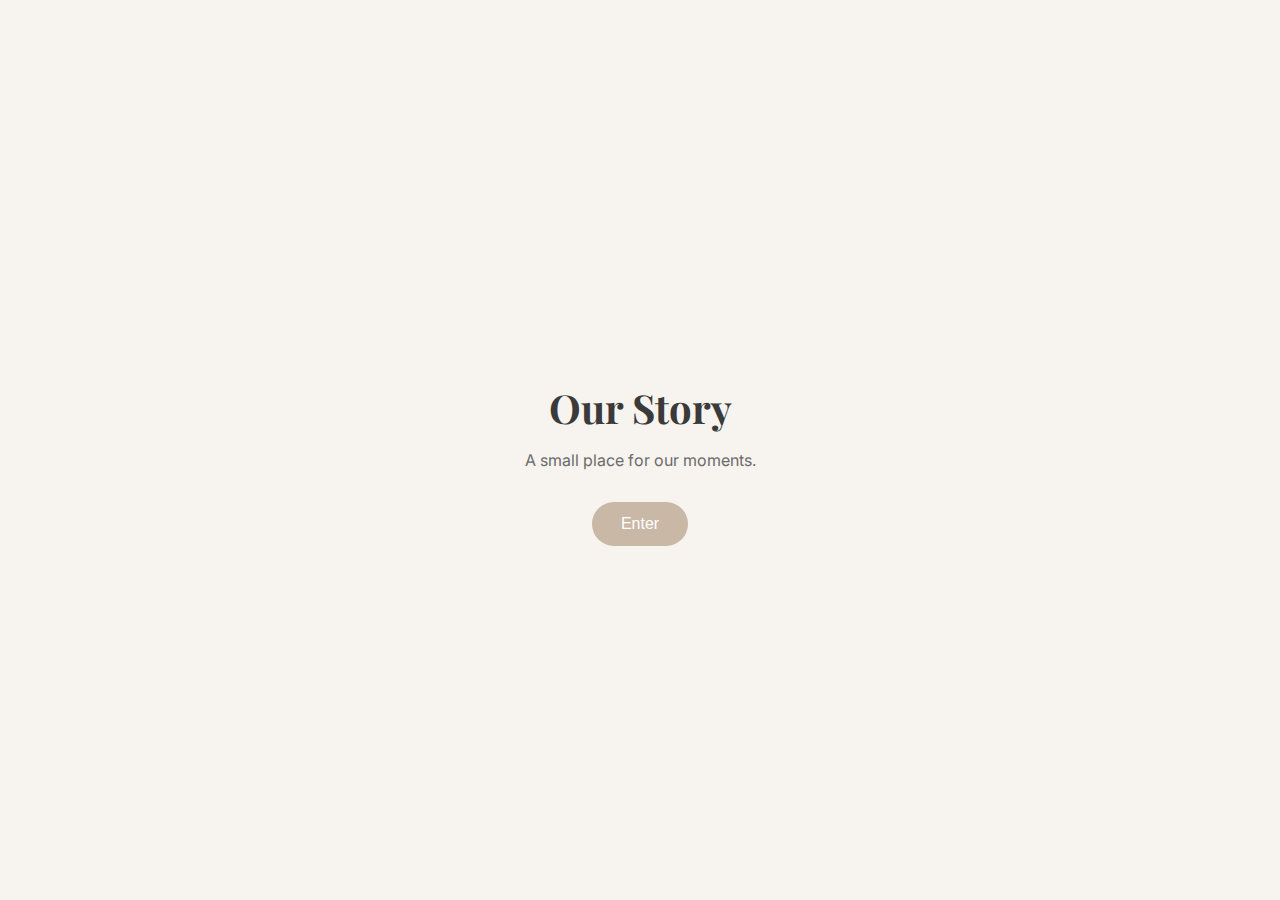
<file: index.html>
<!DOCTYPE html>
<html lang="en">
<head>
  <meta charset="UTF-8" />
  <meta name="viewport" content="width=device-width, initial-scale=1.0" />
  <title>Our Story</title>

  <!-- Link CSS -->
  <link rel="stylesheet" href="style.css" />

  <!-- Google Font (soft & cozy) -->
  <link href="https://fonts.googleapis.com/css2?family=Playfair+Display:wght@400;600&family=Inter:wght@300;400;500&display=swap" rel="stylesheet">
</head>
<body>

  <!-- Intro Screen -->
  <section id="intro" class="screen active">
    <h1>Our Story</h1>
    <p class="subtitle">A small place for our moments.</p>
    <button id="enterBtn">Enter</button>
  </section>

  <!-- Timeline Screen -->
  <section id="timeline" class="screen hidden">
    <h2>How it started</h2>

    <div class="moment reveal">
      <h2>The Beginning</h2>

      <div class="photo-cards">
        <img class="card left" src="images/history/beginning_1.png" alt="Photo 1" />
        <img class="card center" src="images/history/beginning_2.png" alt="Photo 2" />
        <img class="card right" src="images/history/beginning_3.png" alt="Photo 3" />
      </div>

      <p>
        I drove five hours for our first date. I was nervous, a little scared,
        and hoping more than I let on.
      </p>
    </div>

    <div class="moment reveal">
      <h2>Somewhere Along the Way</h2>

      <div class="photo-cards">
        <img class="card left" src="images/history/along_1.png" alt="Photo 1" />
        <img class="card center" src="images/history/along_2.png" alt="Photo 2" />
        <img class="card right" src="images/history/along_3.png" alt="Photo 3" />
      </div>

      <p>
        Somewhere along the way, I realized I had things to work on — not just for you, but for myself. 
        Being with you made me want to grow up in the best way.
      </p>
    </div>

    <div class="moment reveal">
      <h2>Now :))</h2>

      <div class="photo-cards">
        <img class="card left" src="images/history/now_1.png" alt="Photo 1" />
        <img class="card center" src="images/history/now_2.png" alt="Photo 2" />
        <img class="card right" src="images/history/now_3.png" alt="Photo 3" />
      </div>

      <p>
        Now, I feel like I’ve grown a lot through us. 
        Being with you helped me take real steps toward becoming the man I want to be.
      </p>
    </div>

    <a href="reasons.html" class="next-btn">
      There’s something I want you to know →
    </a>
  
  </section>

  <script src="script.js"></script>
</body>

</html>
</file>
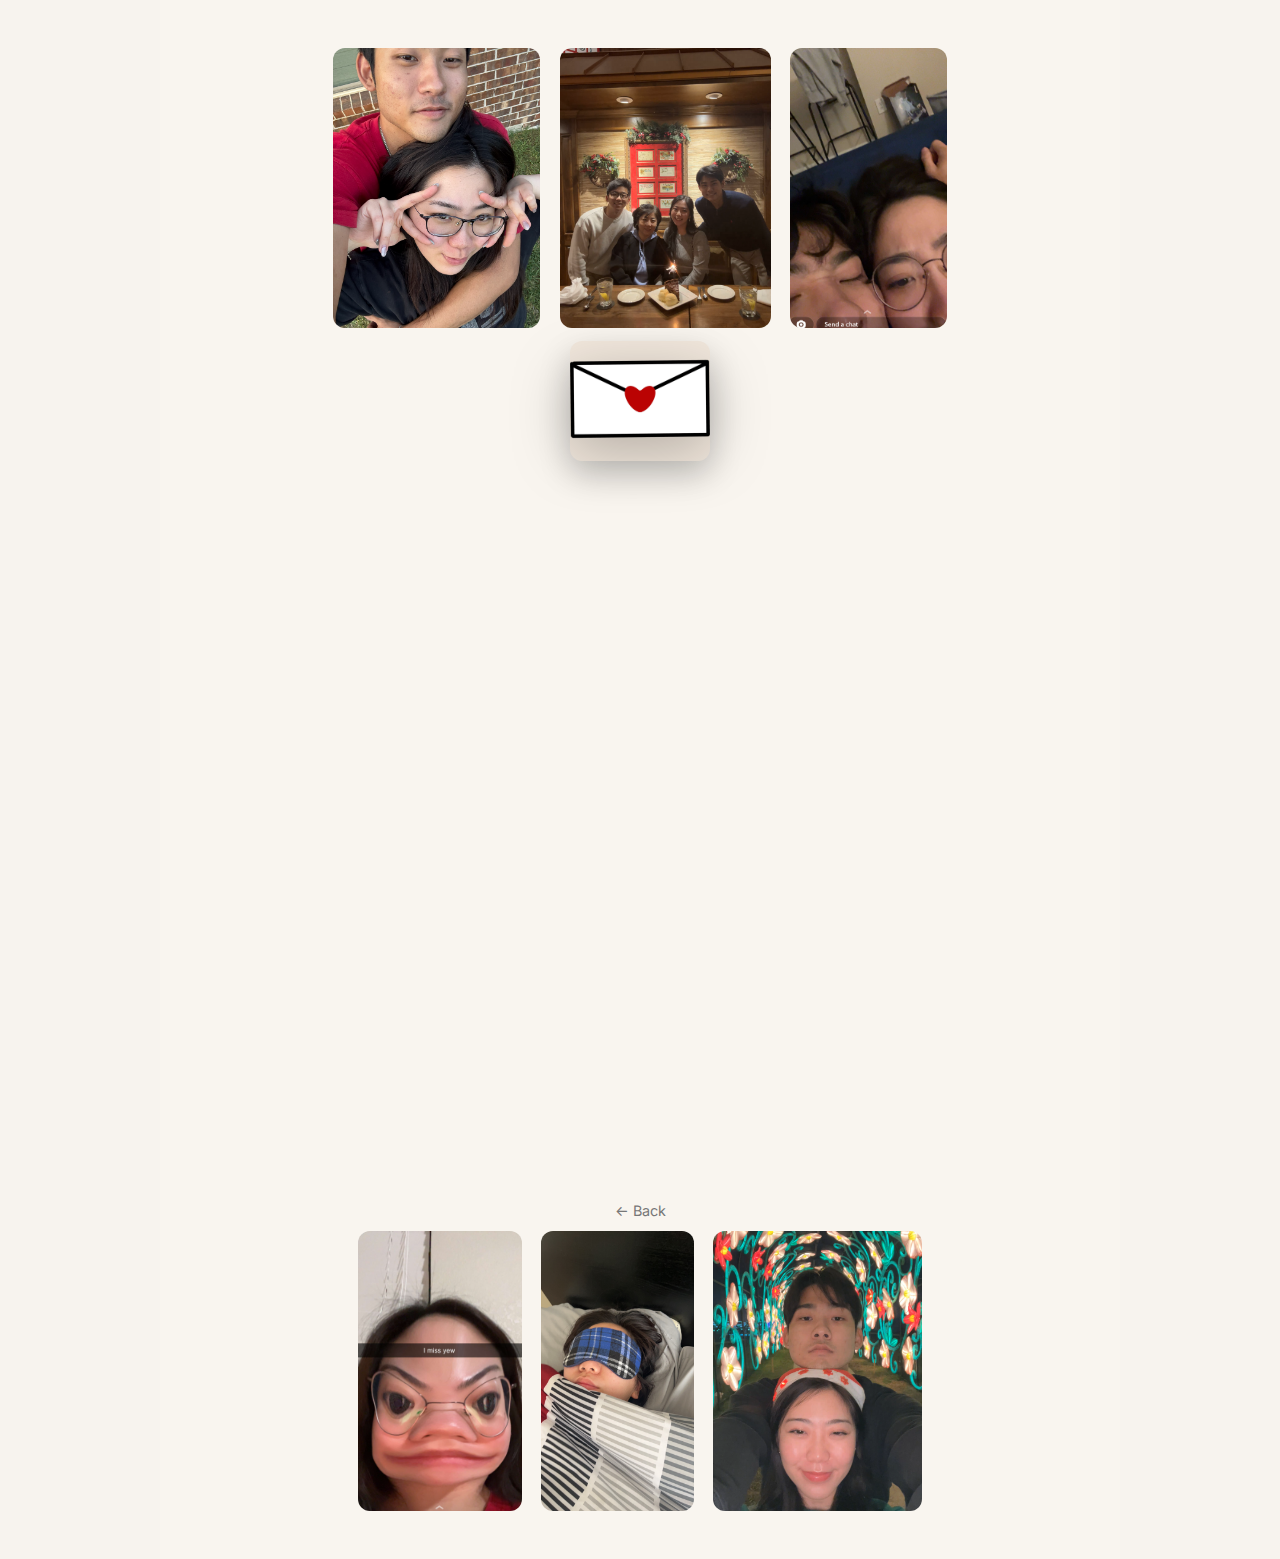
<file: letter.html>
<!DOCTYPE html>
<html lang="en">
<head>
  <meta charset="UTF-8" />
  <meta name="viewport" content="width=device-width, initial-scale=1.0" />
  <title>A Letter</title>

  <link rel="stylesheet" href="style.css" />
  <link href="https://fonts.googleapis.com/css2?family=Playfair+Display:wght@400;600&family=Inter:wght@300;400;500&display=swap" rel="stylesheet">
</head>
<body>

  <section class="letter-screen">
    
    <div id="photoTop" class="photo-row"></div>

    <div class="letter-wrapper" id="letterWrapper">

      <div class="letter-fold">
        <button id="openLetterBtn" class="letter-icon-btn" aria-label="Open letter">
            <img src="images/loveletter_icon.png" alt="Open letter" />
        </button>
      </div>

      <div class="letter-content" class="letter hidden">
        <p>
          Dear Princess BB,<br><br>

          Happy Birthday BB!! You have turned 25 YEARS OLD today!!!
          You always said "You old, you old" but now you turned 25 too lolol<br><br>

          Maybe I don't tell you enough, but I am very proud of you.
          You are smart and responsible, always taking care of people around you. 
          You always be stressing, but you get it done at the end of the day and that is not what everyone can do.<br><br>

          I am also proud of you taking the next step for your career.
          I'm sure there were a lot of uncertainty, 
          "What would my parents think?", "I have committed too much?", "What do I even want to do?"
          I bet it took a lot of courage to change your career path.<br><br>

          Last year, a lot changed. We faced many tough times throuh our even further long distance relationship.
          Honestly, it has been really tough for both of us, but I think we are learning a lot about communicating and also more about each other.
          I think we are taking our steps in the right direction together as a couple. <br><br>

          Right now, I can't give you enough, but I promise I will get you the goyard bag or whatever you say you want.
          Thank you for everything. <br>
          Happy birthday bb, I always love you!!!<br>
          Your handsome bf that you don't love... <br>
          Amane
        </p>
      </div>
      <a href="index.html" class="back-btn">
        ← Back
      </a>
    </div>

    <div id="photoBottom" class="photo-row"></div>
    
  </section>

  <script src="script.js"></script>
</body>
</html>
</file>
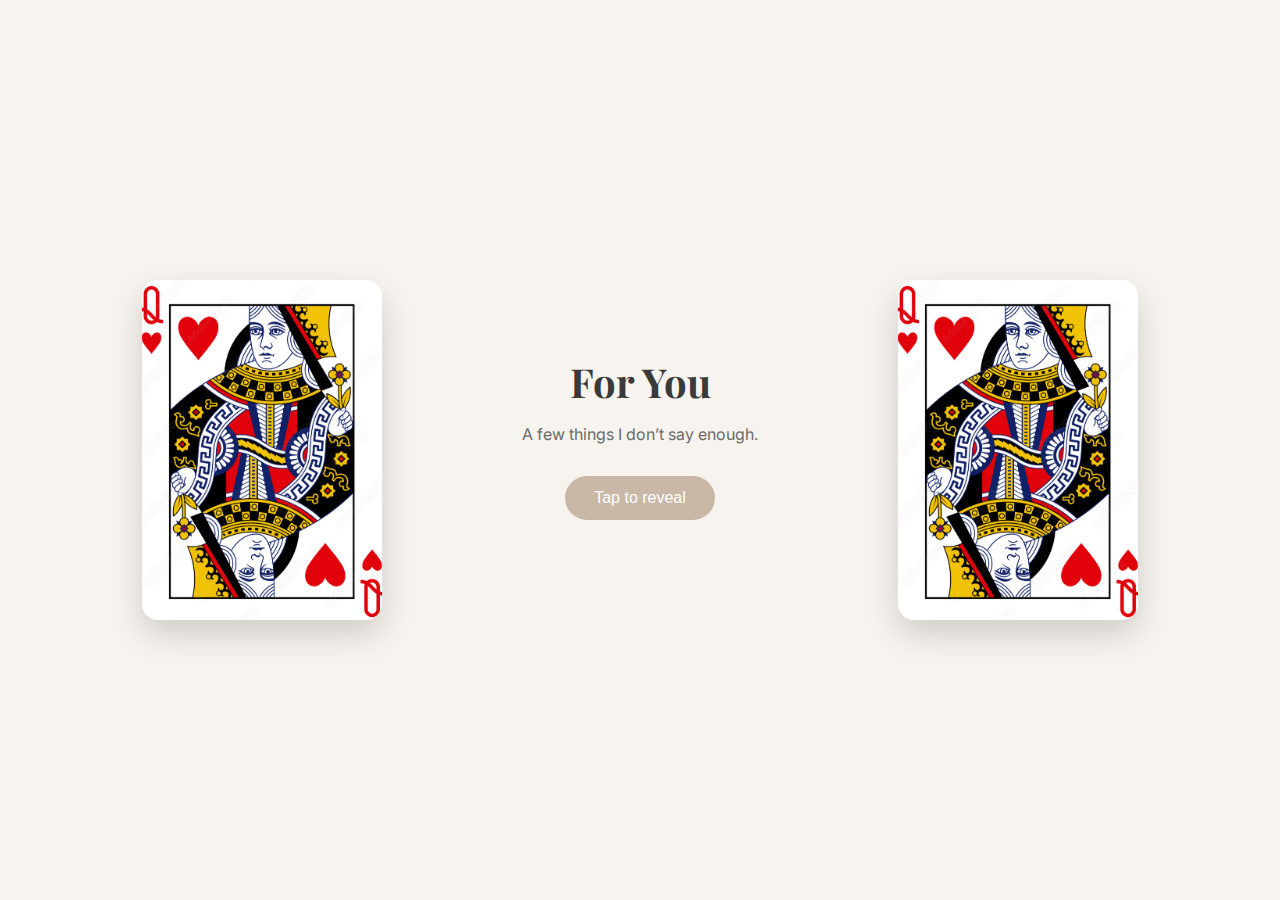
<file: reasons.html>
<!DOCTYPE html>
<html lang="en">
<head>
  <meta charset="UTF-8" />
  <meta name="viewport" content="width=device-width, initial-scale=1.0" />
  <title>For You</title>

  <link rel="stylesheet" href="style.css" />

  <link href="https://fonts.googleapis.com/css2?family=Playfair+Display:wght@400;600&family=Inter:wght@300;400;500&display=swap" rel="stylesheet">
</head>
<body>

  <section class="reason-grid">

    <img id="photoLeft" class="side-photo" src="images/queen.png" alt="images/reasons/r1.jpg" />

    <div class="reason-center">
      <h1>For You</h1>
      <p class="subtitle">A few things I don’t say enough.</p>

      <button id="revealBtn">Tap to reveal</button>

      <p id="reasonText" class="reason hidden"></p>
      <a
        href="letter.html"
        id="finalBtn"
        class="final-btn"
      >
        One last thing →
      </a>
    </div>

    <img id="photoRight" class="side-photo" src="images/queen.png" alt="images/reasons/r2.jpg"/>

  </section>

  <script src="script.js"></script>
</body>
</html>
</file>
<file: style.css>
* {
  box-sizing: border-box;
}

body {
  margin: 0;
  min-height: 100vh;
  background-color: #f7f3ee; /* warm cream */
  display: flex;
  justify-content: center;
  align-items: center;
  font-family: 'Inter', sans-serif;
  color: #3a3a3a;
}

.container {
  text-align: center;
  padding: 2rem;
  max-width: 500px;
}

h1 {
  font-family: 'Playfair Display', serif;
  font-size: 2.5rem;
  margin-bottom: 0.5rem;
}

.subtitle {
  font-size: 1rem;
  color: #6b6b6b;
  margin-bottom: 2rem;
}

button {
  padding: 0.8rem 1.8rem;
  border: none;
  border-radius: 30px;
  background-color: #c9b8a6; /* warm beige */
  color: white;
  font-size: 1rem;
  cursor: pointer;
  transition: background-color 0.3s ease;
}

button:hover {
  background-color: #b8a48f;
}

.screen {
  text-align: center;
  max-width: 600px;
  padding: 2rem;
  transition: opacity 0.6s ease;
}

.hidden {
  display: none;
}

h2 {
  font-family: 'Playfair Display', serif;
  font-size: 2rem;
  margin-bottom: 2rem;
}

.event {
  margin-bottom: 2rem;
}

.date {
  display: block;
  font-size: 0.9rem;
  color: #9c8c7a;
  margin-bottom: 0.3rem;
}

.event p {
  font-size: 1rem;
  color: #3a3a3a;
}

.photo-row {
  width: fit-content;
  max-width: 1100px;
  display: grid;
  grid-template-columns: repeat(3, auto);
  gap: 1.2rem;
  margin: 0 auto;
  opacity: 1;
}


.photo-row img {
  width: auto;
  max-width: 300px;
  max-height: 280px;
  border-radius: 12px;
  object-fit: cover;
  opacity: 0;
  transition: opacity 1.4s ease-in-out;
}

.photo-row img.show {
  opacity: 1;
}

.photo-cards {
  position: relative;
  width: 100%;
  max-width: 480px;
  height: 450px;
  margin: 2rem auto;
}

.card {
  position: absolute;
  width: 240px;
  height: 400px;
  object-fit: cover;
  border-radius: 14px;
  box-shadow: 0 12px 28px rgba(0, 0, 0, 0.14);
  transition: transform 0.35s ease, box-shadow 0.35s ease;
  left: 50%;
  transform: translateX(-50%) translateX(var(--offset-x)) rotate(var(--rotation)) translateY(var(--offset-y));
}

/* Base positions */
.card.left {
  --offset-x: -220px;
  --rotation: -4deg;
  --offset-y: 8px;
  z-index: 1;
}

.card.center {
  --offset-x: 0px;
  --rotation: 0deg;
  --offset-y: 0px;
  z-index: 3;
}

.card.right {
  --offset-x: 220px;
  --rotation: 4deg;
  --offset-y: 8px;
  z-index: 2;
}

/* Hover — ALWAYS move to true center */
.card:hover {
  transform:
    translateX(-50%)
    translateX(var(--offset-x))
    rotate(var(--rotation))
    translateY(-12px)
    scale(1.06);

  z-index: 4;
  box-shadow: 0 22px 48px rgba(0, 0, 0, 0.25);
}

.next-btn {
  display: inline-block;
  margin-top: 3rem;
  padding: 0.8rem 1.8rem;
  border-radius: 30px;
  background-color: #c9b8a6;
  color: white;
  text-decoration: none;
  font-size: 1rem;
  transition: background-color 0.3s ease;
}

.next-btn:hover {
  background-color: #b8a48f;
}

.reason {
  margin-top: 2rem;
  font-size: 1.1rem;
  line-height: 1.6;
  max-width: 480px;
  margin-left: auto;
  margin-right: auto;
}

.back-link {
  display: block;
  margin-top: 3rem;
  font-size: 0.9rem;
  color: #9c8c7a;
  text-decoration: none;
}

/* Scroll reveal base state */
.reveal {
  opacity: 0;
  transform: translateY(40px);
  transition: opacity 0.8s ease, transform 0.8s ease;
}

/* When visible */
.reveal.visible {
  opacity: 1;
  transform: translateY(0);
}

.reason-photos {
  position: relative;
  width: 100%;
  max-width: 420px;
  height: 550px;
  margin: 2rem auto;
}

.reason-photos img {
  position: absolute;
  width: 240px;
  height: 420px;
  object-fit: cover;
  border-radius: 14px;
  box-shadow: 0 12px 28px rgba(0, 0, 0, 0.14);
  transition: transform 0.4s ease, opacity 0.4s ease;
}

#photoLeft {
  left: 50%;
  transform: translateX(-30px) rotate(0deg);
  z-index: 1;
}

#photoRight {
  left: 50%;
  transform: translateX(30px) rotate(0deg);
  z-index: 2;
}

.reason-grid {
  display: grid;
  grid-template-columns: 1fr 360px 1fr;
  align-items: center;
  min-height: 80vh;
  padding: 2rem;
  column-gap: 3rem;
}

.reason-center {
  text-align: center;
  max-width: 360px;
  margin: 0 auto;
}

.side-photo {
  justify-self: center;
  width: 240px;
  height: 340px;
  object-fit: cover;
  border-radius: 16px;
  box-shadow: 0 14px 32px rgba(0, 0, 0, 0.16);
  transition: opacity 0.4s ease;
}

@media (max-width: 768px) {
  .reason-grid {
    grid-template-columns: 1fr;
    row-gap: 2rem;
  }

  .side-photo {
    width: 200px;
    height: 280px;
  }
}

/* ---------- Letter Page Layout FIX ---------- */
.letter-screen {
  width: 75%;
  display: block; /* 🔑 stop flex side-by-side behavior */
  padding: 3rem 0;
  background-color: #f9f5ef;
}

.letter-stack {
  max-width: 100%;
  display: flex;
  flex-direction: column; /* 🔑 TOP → LETTER → BOTTOM */
  align-items: center;
  justify-content: center;
  gap: 0rem; 
}

.letter-wrapper {
  display: flex;
  flex-direction: column;
  justify-content: center;
  align-items: center;
  margin: 0rem 0;
}

.letter-icon {
  width: 180px;
  cursor: pointer;
  filter: drop-shadow(0 14px 28px rgba(0, 0, 0, 0.25));
  transition: transform 0.4s ease, opacity 0.4s ease;
}

.letter-icon.opened {
  transform: scale(1.05);
}

.letter-icon:hover {
  transform: scale(1.06);
}

.letter-fold {
  background-color: #f1e7dc;
  height: 120px;
  border-radius: 12px;
  box-shadow: 0 14px 32px rgba(0, 0, 0, 0.18);
  display: flex;
  align-items: center;
  justify-content: center;
  transition: transform 0.6s ease, opacity 0.6s ease;
}

.fold-text {
  font-size: 0.9rem;
  color: #7a6b5d;
}

.letter-content {
  background-color: #fdfbf8;
  margin-top: -20px;
  padding: 2.2rem;
  border-radius: 0 0 12px 12px;
  box-shadow: 0 14px 32px rgba(0, 0, 0, 0.12);
  font-size: 1.05rem;
  line-height: 1.7;
  opacity: 0;
  transform: scaleY(0);
  transform-origin: top;
  transition: opacity 0.6s ease, transform 0.6s ease;
}

.final-btn {
  display: inline-block;
  margin-top: 2rem;
  opacity: 0;
  pointer-events: none;
  transition: opacity 0.6s ease;
}

/* When revealed */
.final-btn.visible {
  opacity: 1;
  pointer-events: auto;
}

#finalBtn {
  margin-top: 2rem;
  animation: fadeIn 0.6s ease forwards;
}

#revealBtn {
  display: block;
  margin: 18px auto 0 auto;
}

/* (Optional but helps) ensure the center column is truly centered in the grid */
.reason-grid {
  justify-items: center;
}
.reason-center {
  justify-self: center;
}

.letter-icon-btn {
  background: none;
  border: none;
  padding: 0;
  cursor: pointer;
}

.letter-icon-btn img {
  width: 140px;
  height: auto;
  filter: drop-shadow(0 14px 28px rgba(0,0,0,0.25));
  transition: transform 0.25s ease;
}

.letter-icon-btn:hover img {
  transform: scale(1.06);
}

#photoTop {
  margin-bottom: 0.8rem;
}

#photoBottom {
  margin-top: 0.8rem;
}

.back-btn {
  margin-top: 1.8rem;
  font-size: 0.9rem;
  color: #777;
  text-decoration: none;
  transition: opacity 0.3s ease;
}

.back-btn:hover {
  opacity: 0.6;
}
</file>
